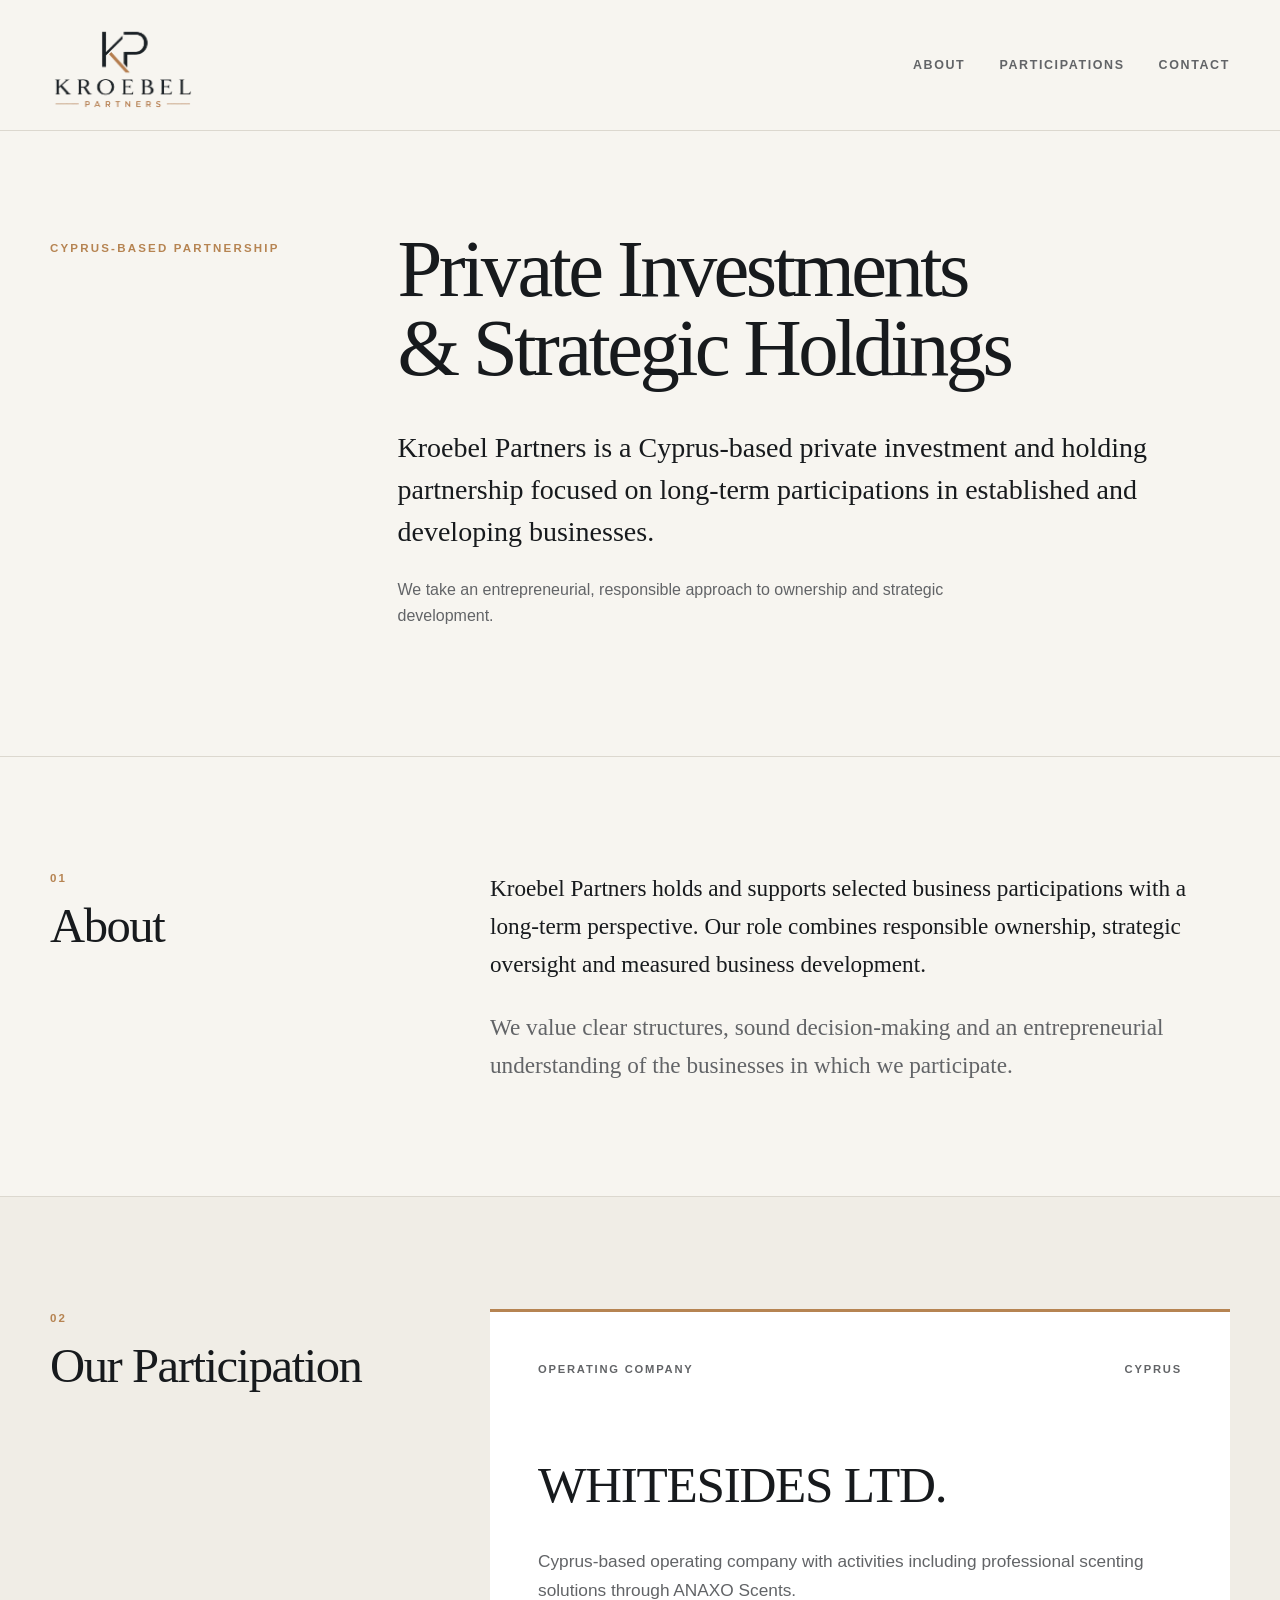
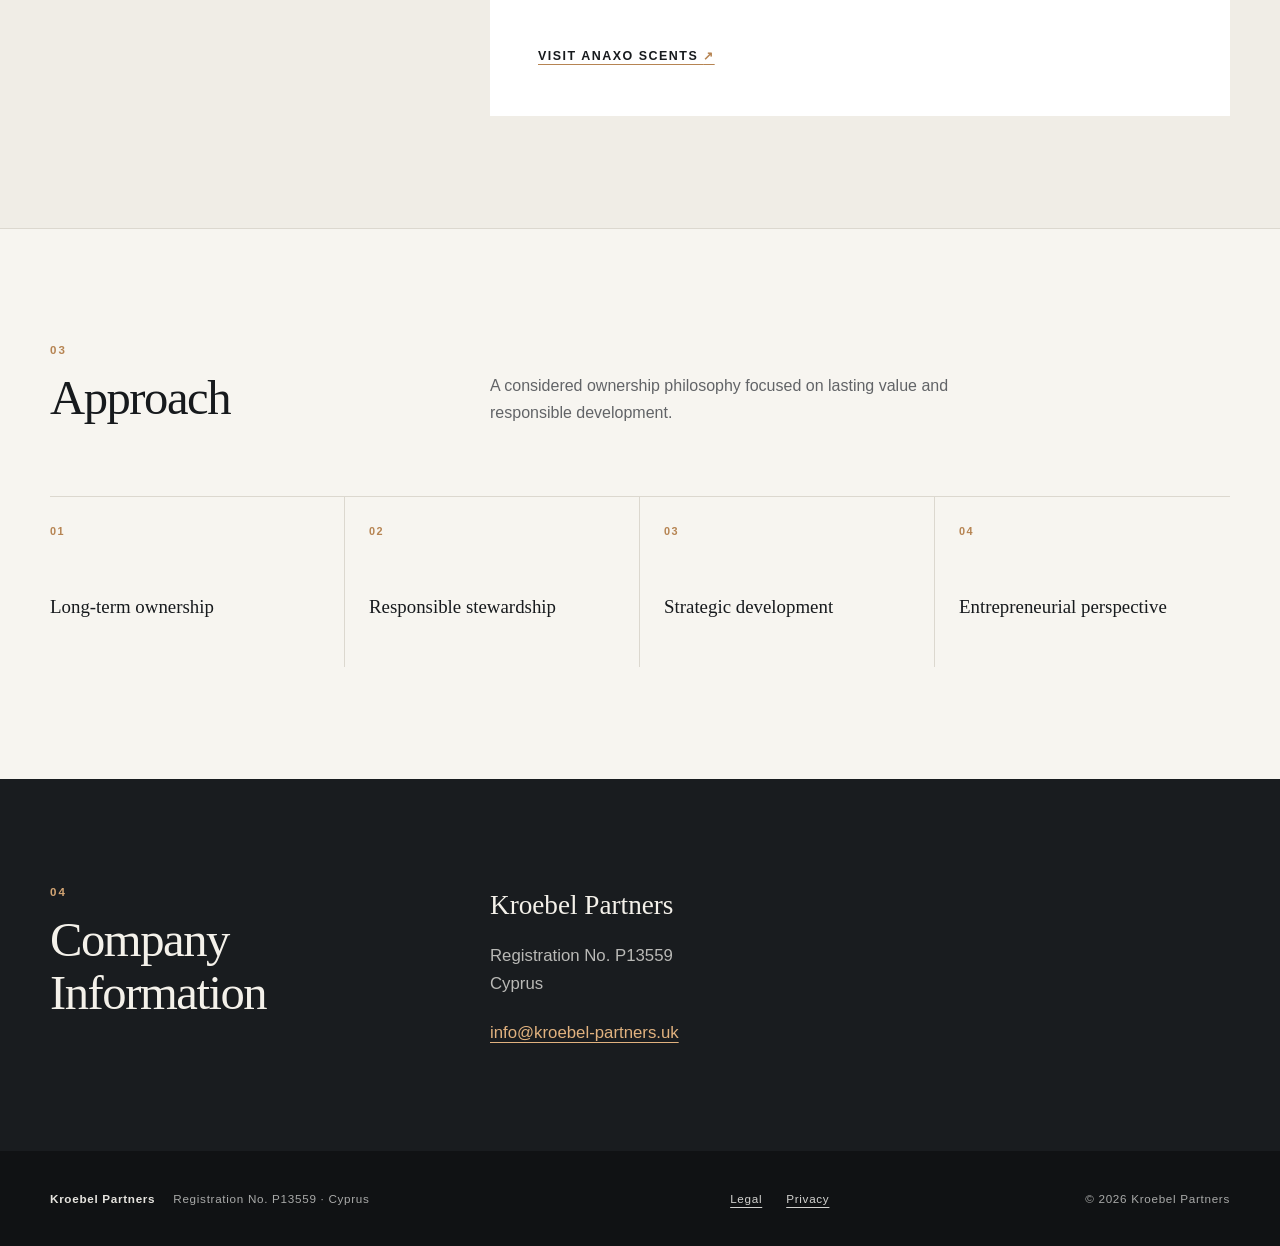
<file: index.html>
<!DOCTYPE html>
<html lang="en">
<head>
  <meta charset="utf-8">
  <meta name="viewport" content="width=device-width, initial-scale=1">
  <title>Kroebel Partners | Private Investments &amp; Strategic Holdings</title>
  <meta name="description" content="Kroebel Partners is a Cyprus-based private investment and holding partnership focused on long-term participations and strategic business development.">
  <meta name="robots" content="index, follow">
  <meta name="theme-color" content="#f7f5f0">
  <link rel="canonical" href="https://kroebel-partners.uk/">
  <link rel="icon" href="/favicon.ico" sizes="any">
  <link rel="icon" type="image/png" sizes="32x32" href="/assets/favicon-32.png">
  <link rel="icon" type="image/png" sizes="16x16" href="/assets/favicon-16.png">
  <link rel="apple-touch-icon" sizes="180x180" href="/assets/apple-touch-icon.png">
  <link rel="manifest" href="/site.webmanifest">
  <link rel="stylesheet" href="/styles.css">
  <meta property="og:type" content="website">
  <meta property="og:site_name" content="Kroebel Partners">
  <meta property="og:title" content="Kroebel Partners | Private Investments &amp; Strategic Holdings">
  <meta property="og:description" content="A Cyprus-based private investment and holding partnership focused on long-term participations and strategic business development.">
  <meta property="og:url" content="https://kroebel-partners.uk/">
  <meta name="twitter:card" content="summary">
</head>
<body>
  <a class="skip-link" href="#main">Skip to content</a>
  <header class="site-header">
    <div class="shell header-inner">
      <a class="brand" href="/" aria-label="Kroebel Partners home">
        <img src="/assets/kroebel-partners-logo.webp" width="1173" height="1073" alt="Kroebel Partners">
      </a>
      <nav aria-label="Primary navigation">
        <a href="#about">About</a>
        <a href="#participations">Participations</a>
        <a href="#contact">Contact</a>
      </nav>
    </div>
  </header>

  <main id="main">
    <section class="hero">
      <div class="shell hero-grid">
        <div class="eyebrow">Cyprus-based partnership</div>
        <div class="hero-copy">
          <h1>Private Investments<br>&amp; Strategic Holdings</h1>
          <p class="lead">Kroebel Partners is a Cyprus-based private investment and holding partnership focused on long-term participations in established and developing businesses.</p>
          <p class="sublead">We take an entrepreneurial, responsible approach to ownership and strategic development.</p>
        </div>
      </div>
    </section>

    <section class="section" id="about">
      <div class="shell split">
        <div>
          <p class="section-number">01</p>
          <h2>About</h2>
        </div>
        <div class="section-copy">
          <p>Kroebel Partners holds and supports selected business participations with a long-term perspective. Our role combines responsible ownership, strategic oversight and measured business development.</p>
          <p>We value clear structures, sound decision-making and an entrepreneurial understanding of the businesses in which we participate.</p>
        </div>
      </div>
    </section>

    <section class="section section-tint" id="participations">
      <div class="shell split">
        <div>
          <p class="section-number">02</p>
          <h2>Our Participation</h2>
        </div>
        <article class="participation-card">
          <div class="card-topline">
            <span>Operating company</span>
            <span>Cyprus</span>
          </div>
          <h3>WHITESIDES LTD.</h3>
          <p>Cyprus-based operating company with activities including professional scenting solutions through ANAXO Scents.</p>
          <a class="text-link" href="https://anaxo.net/" target="_blank" rel="noopener noreferrer">Visit ANAXO Scents <span aria-hidden="true">↗</span></a>
        </article>
      </div>
    </section>

    <section class="section" id="approach">
      <div class="shell">
        <div class="split section-heading">
          <div>
            <p class="section-number">03</p>
            <h2>Approach</h2>
          </div>
          <p class="section-intro">A considered ownership philosophy focused on lasting value and responsible development.</p>
        </div>
        <ol class="principles">
          <li><span>01</span>Long-term ownership</li>
          <li><span>02</span>Responsible stewardship</li>
          <li><span>03</span>Strategic development</li>
          <li><span>04</span>Entrepreneurial perspective</li>
        </ol>
      </div>
    </section>

    <section class="contact" id="contact">
      <div class="shell contact-grid">
        <div>
          <p class="section-number light">04</p>
          <h2>Company Information</h2>
        </div>
        <address>
          <strong>Kroebel Partners</strong>
          <span>Registration No. P13559</span>
          <span>Cyprus</span>
          <a href="mailto:info@kroebel-partners.uk">info@kroebel-partners.uk</a>
        </address>
      </div>
    </section>
  </main>

  <footer>
    <div class="shell footer-grid">
      <div>
        <strong>Kroebel Partners</strong>
        <span>Registration No. P13559 · Cyprus</span>
      </div>
      <div class="footer-links">
        <a href="/legal">Legal</a>
        <a href="/privacy">Privacy</a>
      </div>
      <span>© 2026 Kroebel Partners</span>
    </div>
  </footer>
</body>
</html>
</file>
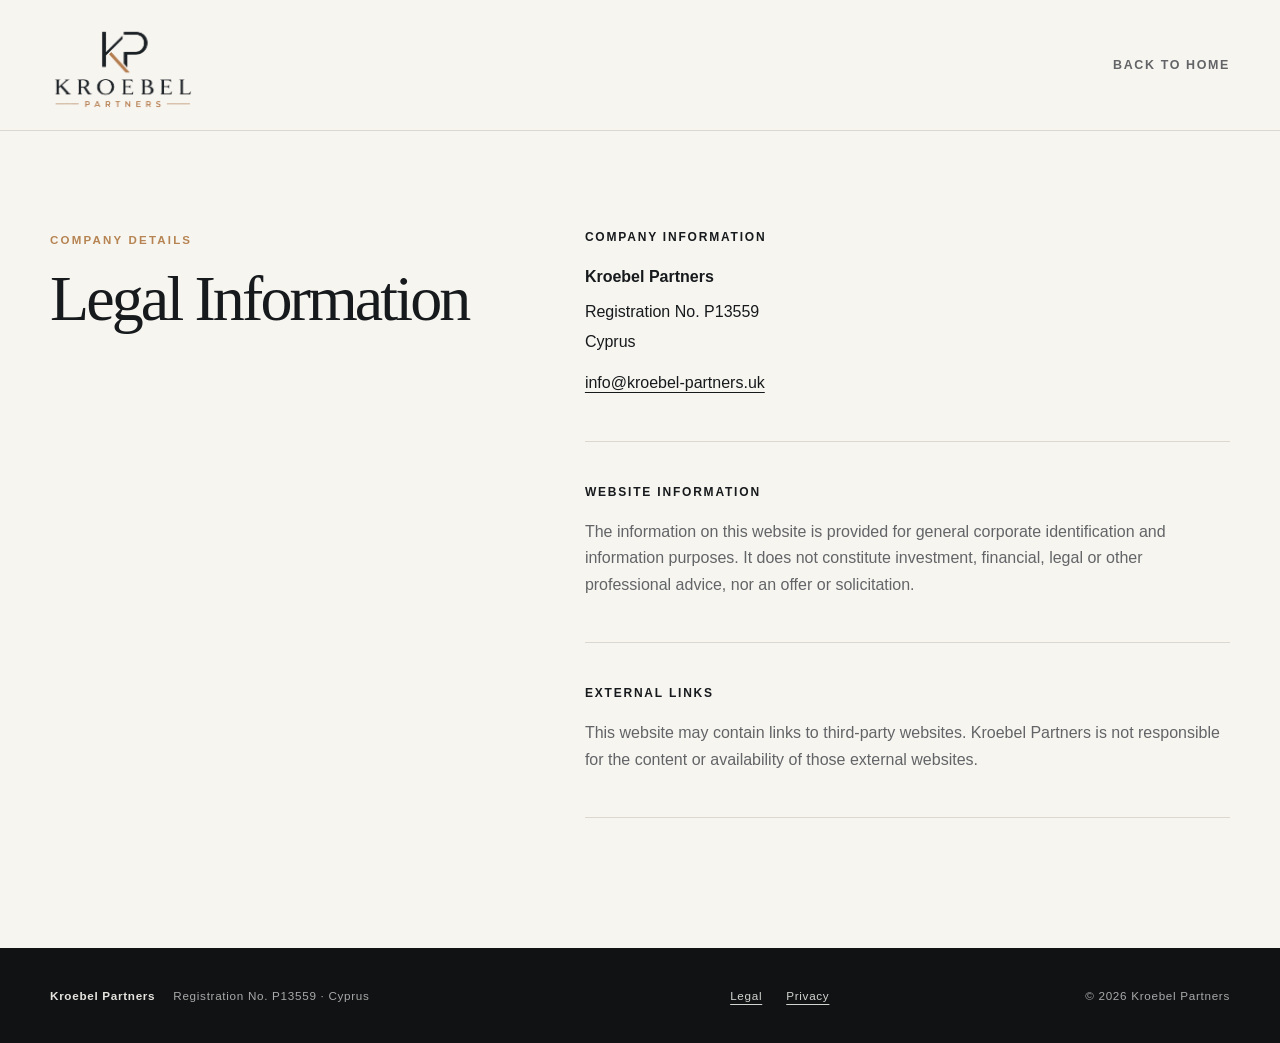
<file: legal.html>
<!DOCTYPE html>
<html lang="en">
<head>
  <meta charset="utf-8">
  <meta name="viewport" content="width=device-width, initial-scale=1">
  <title>Legal Information | Kroebel Partners</title>
  <meta name="description" content="Legal and company information for Kroebel Partners, Cyprus, Registration No. P13559.">
  <meta name="robots" content="index, follow">
  <meta name="theme-color" content="#f7f5f0">
  <link rel="canonical" href="https://kroebel-partners.uk/legal">
  <link rel="icon" href="/favicon.ico" sizes="any">
  <link rel="icon" type="image/png" sizes="32x32" href="/assets/favicon-32.png">
  <link rel="apple-touch-icon" href="/assets/apple-touch-icon.png">
  <link rel="stylesheet" href="/styles.css">
  <meta property="og:type" content="website">
  <meta property="og:title" content="Legal Information | Kroebel Partners">
  <meta property="og:description" content="Company information for Kroebel Partners, Cyprus.">
  <meta property="og:url" content="https://kroebel-partners.uk/legal">
</head>
<body>
  <a class="skip-link" href="#main">Skip to content</a>
  <header class="site-header">
    <div class="shell header-inner">
      <a class="brand" href="/" aria-label="Kroebel Partners home"><img src="/assets/kroebel-partners-logo.webp" width="1173" height="1073" alt="Kroebel Partners"></a>
      <a class="back-link" href="/">Back to home</a>
    </div>
  </header>
  <main id="main" class="legal-main">
    <div class="shell legal-grid">
      <div><p class="eyebrow">Company details</p><h1>Legal Information</h1></div>
      <div class="legal-content">
        <section><h2>Company information</h2><address><strong>Kroebel Partners</strong><span>Registration No. P13559</span><span>Cyprus</span><a href="mailto:info@kroebel-partners.uk">info@kroebel-partners.uk</a></address></section>
        <section><h2>Website information</h2><p>The information on this website is provided for general corporate identification and information purposes. It does not constitute investment, financial, legal or other professional advice, nor an offer or solicitation.</p></section>
        <section><h2>External links</h2><p>This website may contain links to third-party websites. Kroebel Partners is not responsible for the content or availability of those external websites.</p></section>
      </div>
    </div>
  </main>
  <footer><div class="shell footer-grid"><div><strong>Kroebel Partners</strong><span>Registration No. P13559 · Cyprus</span></div><div class="footer-links"><a aria-current="page" href="/legal">Legal</a><a href="/privacy">Privacy</a></div><span>© 2026 Kroebel Partners</span></div></footer>
</body>
</html>
</file>
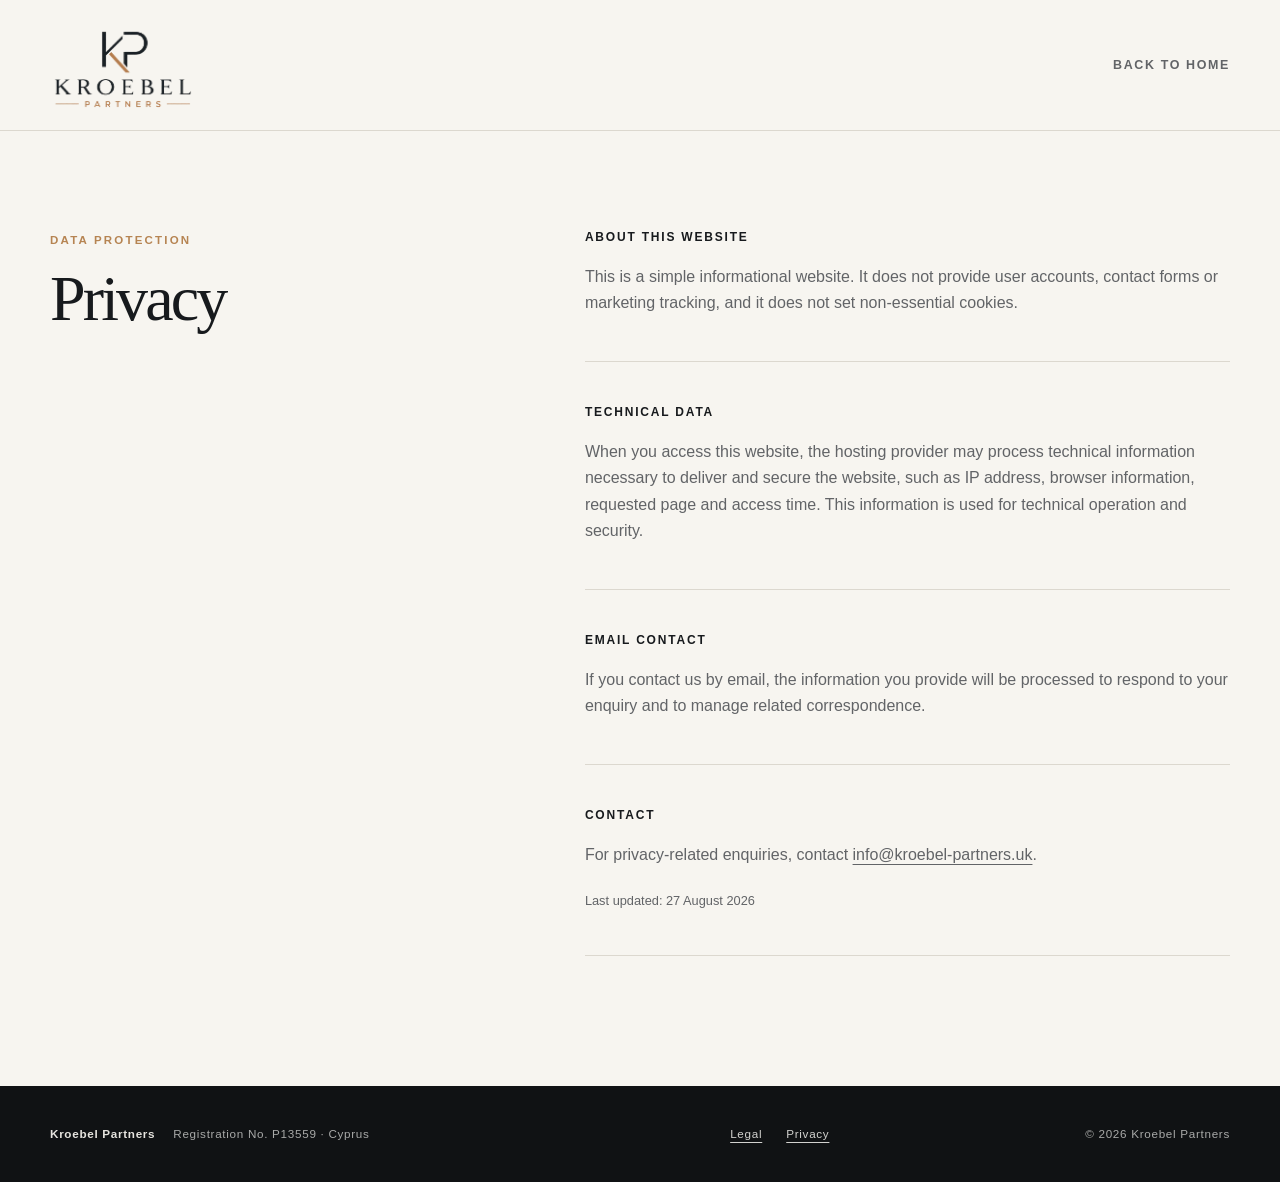
<file: privacy.html>
<!DOCTYPE html>
<html lang="en">
<head>
  <meta charset="utf-8">
  <meta name="viewport" content="width=device-width, initial-scale=1">
  <title>Privacy | Kroebel Partners</title>
  <meta name="description" content="Privacy information for the Kroebel Partners website.">
  <meta name="robots" content="index, follow">
  <meta name="theme-color" content="#f7f5f0">
  <link rel="canonical" href="https://kroebel-partners.uk/privacy">
  <link rel="icon" href="/favicon.ico" sizes="any">
  <link rel="icon" type="image/png" sizes="32x32" href="/assets/favicon-32.png">
  <link rel="apple-touch-icon" href="/assets/apple-touch-icon.png">
  <link rel="stylesheet" href="/styles.css">
  <meta property="og:type" content="website">
  <meta property="og:title" content="Privacy | Kroebel Partners">
  <meta property="og:description" content="Privacy information for the Kroebel Partners website.">
  <meta property="og:url" content="https://kroebel-partners.uk/privacy">
</head>
<body>
  <a class="skip-link" href="#main">Skip to content</a>
  <header class="site-header">
    <div class="shell header-inner">
      <a class="brand" href="/" aria-label="Kroebel Partners home"><img src="/assets/kroebel-partners-logo.webp" width="1173" height="1073" alt="Kroebel Partners"></a>
      <a class="back-link" href="/">Back to home</a>
    </div>
  </header>
  <main id="main" class="legal-main">
    <div class="shell legal-grid">
      <div><p class="eyebrow">Data protection</p><h1>Privacy</h1></div>
      <div class="legal-content">
        <section><h2>About this website</h2><p>This is a simple informational website. It does not provide user accounts, contact forms or marketing tracking, and it does not set non-essential cookies.</p></section>
        <section><h2>Technical data</h2><p>When you access this website, the hosting provider may process technical information necessary to deliver and secure the website, such as IP address, browser information, requested page and access time. This information is used for technical operation and security.</p></section>
        <section><h2>Email contact</h2><p>If you contact us by email, the information you provide will be processed to respond to your enquiry and to manage related correspondence.</p></section>
        <section><h2>Contact</h2><p>For privacy-related enquiries, contact <a href="mailto:info@kroebel-partners.uk">info@kroebel-partners.uk</a>.</p><p class="updated">Last updated: 27 August 2026</p></section>
      </div>
    </div>
  </main>
  <footer><div class="shell footer-grid"><div><strong>Kroebel Partners</strong><span>Registration No. P13559 · Cyprus</span></div><div class="footer-links"><a href="/legal">Legal</a><a aria-current="page" href="/privacy">Privacy</a></div><span>© 2026 Kroebel Partners</span></div></footer>
</body>
</html>
</file>
<file: styles.css>
:root {
  --ink: #171a1d;
  --muted: #626467;
  --paper: #f7f5f0;
  --white: #fff;
  --line: #dcd8cf;
  --bronze: #b68452;
  --dark: #191c1f;
  --shell: min(1180px, calc(100% - 48px));
}

* { box-sizing: border-box; }
html { scroll-behavior: smooth; }
body { margin: 0; background: var(--paper); color: var(--ink); font-family: Arial, Helvetica, sans-serif; font-size: 16px; line-height: 1.65; -webkit-font-smoothing: antialiased; }
a { color: inherit; text-underline-offset: 4px; }
img { display: block; max-width: 100%; height: auto; }
.shell { width: var(--shell); margin-inline: auto; }
.skip-link { position: fixed; top: 12px; left: 12px; z-index: 100; padding: 10px 14px; background: var(--ink); color: white; transform: translateY(-160%); }
.skip-link:focus { transform: translateY(0); }

.site-header { border-bottom: 1px solid var(--line); }
.header-inner { min-height: 122px; display: flex; align-items: center; justify-content: space-between; gap: 36px; }
.brand { width: 142px; flex: 0 0 auto; }
.brand img { width: 100%; }
nav { display: flex; gap: 34px; }
nav a, .back-link { color: var(--muted); font-size: .78rem; font-weight: 600; letter-spacing: .13em; text-decoration: none; text-transform: uppercase; }
nav a:hover, nav a:focus-visible, .back-link:hover, .back-link:focus-visible { color: var(--bronze); }

.hero { padding: 108px 0 126px; }
.hero-grid { display: grid; grid-template-columns: 1fr 3fr; gap: 70px; align-items: start; }
.eyebrow, .section-number { margin: 0; color: var(--bronze); font-size: .72rem; font-weight: 700; letter-spacing: .19em; text-transform: uppercase; }
.hero h1, .legal-main h1 { max-width: 880px; margin: -10px 0 40px; font-family: Georgia, 'Times New Roman', serif; font-size: clamp(3.3rem, 6.3vw, 6.25rem); font-weight: 400; letter-spacing: -.045em; line-height: .98; }
.lead { max-width: 770px; margin: 0; font-family: Georgia, 'Times New Roman', serif; font-size: clamp(1.25rem, 2.2vw, 1.75rem); line-height: 1.5; }
.sublead { max-width: 620px; margin: 24px 0 0; color: var(--muted); }

.section { padding: 112px 0; border-top: 1px solid var(--line); }
.section-tint { background: #f0ede6; }
.split { display: grid; grid-template-columns: 1fr 2fr; gap: 70px; }
h2 { margin: 12px 0 0; font-family: Georgia, 'Times New Roman', serif; font-size: clamp(2rem, 3.8vw, 3.5rem); font-weight: 400; letter-spacing: -.03em; line-height: 1.1; }
.section-copy { max-width: 720px; font-family: Georgia, 'Times New Roman', serif; font-size: clamp(1.15rem, 2vw, 1.45rem); line-height: 1.65; }
.section-copy p { margin: 0 0 24px; }
.section-copy p:last-child { margin-bottom: 0; color: var(--muted); }

.participation-card { padding: 48px; background: var(--white); border-top: 3px solid var(--bronze); }
.card-topline { display: flex; justify-content: space-between; color: var(--muted); font-size: .7rem; font-weight: 700; letter-spacing: .16em; text-transform: uppercase; }
.participation-card h3 { margin: 64px 0 20px; font-family: Georgia, 'Times New Roman', serif; font-size: clamp(2rem, 4vw, 3.3rem); font-weight: 400; letter-spacing: -.025em; }
.participation-card p { max-width: 610px; margin: 0 0 38px; color: var(--muted); font-size: 1.08rem; }
.text-link { font-size: .78rem; font-weight: 700; letter-spacing: .12em; text-decoration-color: var(--bronze); text-transform: uppercase; }
.text-link span { color: var(--bronze); }

.section-heading { margin-bottom: 70px; }
.section-intro { max-width: 530px; margin: 0; align-self: end; color: var(--muted); }
.principles { display: grid; grid-template-columns: repeat(4, 1fr); margin: 0; padding: 0; border-top: 1px solid var(--line); list-style: none; }
.principles li { min-height: 170px; padding: 26px 24px 24px 0; border-right: 1px solid var(--line); font-family: Georgia, 'Times New Roman', serif; font-size: 1.18rem; }
.principles li:not(:first-child) { padding-left: 24px; }
.principles li:last-child { border-right: 0; }
.principles span { display: block; margin-bottom: 50px; color: var(--bronze); font-family: Arial, Helvetica, sans-serif; font-size: .68rem; font-weight: 700; letter-spacing: .14em; }

.contact { padding: 104px 0; background: var(--dark); color: #f4f1ea; }
.contact-grid { display: grid; grid-template-columns: 1fr 2fr; gap: 70px; }
.section-number.light { color: #d3a574; }
address { display: flex; flex-direction: column; font-style: normal; }
.contact address { align-self: end; font-size: 1.05rem; }
.contact address strong { margin-bottom: 14px; font-family: Georgia, 'Times New Roman', serif; font-size: 1.7rem; font-weight: 400; }
.contact address span { color: #b9b9b6; }
.contact address a { width: fit-content; margin-top: 22px; color: #e1b27f; }

footer { padding: 38px 0; background: #101214; color: #a9aaa9; font-size: .73rem; letter-spacing: .06em; }
.footer-grid { display: grid; grid-template-columns: 2fr 1fr auto; gap: 30px; align-items: center; }
.footer-grid > div:first-child { display: flex; flex-wrap: wrap; gap: 8px 18px; }
.footer-grid strong { color: #e6e4df; }
.footer-links { display: flex; gap: 24px; }
.footer-links a { color: #d2d2cf; }

.legal-main { padding: 100px 0 130px; }
.legal-grid { display: grid; grid-template-columns: 1fr 1.45fr; gap: 90px; }
.legal-main h1 { margin-top: 18px; font-size: clamp(3rem, 5vw, 5rem); }
.legal-content section { padding: 0 0 44px; margin-bottom: 44px; border-bottom: 1px solid var(--line); }
.legal-content section:last-child { margin-bottom: 0; }
.legal-content h2 { margin: 0 0 20px; font-family: Arial, Helvetica, sans-serif; font-size: .75rem; font-weight: 700; letter-spacing: .15em; text-transform: uppercase; }
.legal-content p { margin: 0; color: var(--muted); }
.legal-content address { gap: 3px; }
.legal-content address strong { margin-bottom: 6px; }
.legal-content address a { margin-top: 12px; }
.updated { margin-top: 22px !important; font-size: .8rem; }

@media (max-width: 780px) {
  :root { --shell: min(100% - 32px, 680px); }
  .header-inner { min-height: 96px; }
  .brand { width: 112px; }
  nav { gap: 16px; }
  nav a { font-size: .63rem; letter-spacing: .08em; }
  .hero { padding: 72px 0 84px; }
  .hero-grid, .split, .contact-grid, .legal-grid { grid-template-columns: 1fr; gap: 34px; }
  .hero h1 { margin: 0 0 30px; font-size: clamp(2.8rem, 13vw, 4.6rem); }
  .section { padding: 78px 0; }
  .participation-card { padding: 30px 24px; }
  .participation-card h3 { margin-top: 46px; }
  .section-heading { margin-bottom: 50px; }
  .principles { grid-template-columns: 1fr 1fr; }
  .principles li:nth-child(2) { border-right: 0; }
  .principles li:nth-child(n+3) { border-top: 1px solid var(--line); }
  .principles li:nth-child(3) { padding-left: 0; }
  .contact { padding: 76px 0; }
  .footer-grid { grid-template-columns: 1fr; gap: 18px; }
  .legal-main { padding: 72px 0 96px; }
}

@media (max-width: 520px) {
  .header-inner { align-items: center; }
  nav a:nth-child(2) { display: none; }
  .hero h1 { font-size: 2.75rem; }
  .lead { font-size: 1.2rem; }
  .principles { grid-template-columns: 1fr; }
  .principles li, .principles li:not(:first-child) { min-height: auto; padding: 22px 0 24px; border-right: 0; border-top: 1px solid var(--line); }
  .principles li:first-child { border-top: 0; }
  .principles span { margin-bottom: 20px; }
}

@media (prefers-reduced-motion: reduce) { html { scroll-behavior: auto; } }
</file>
